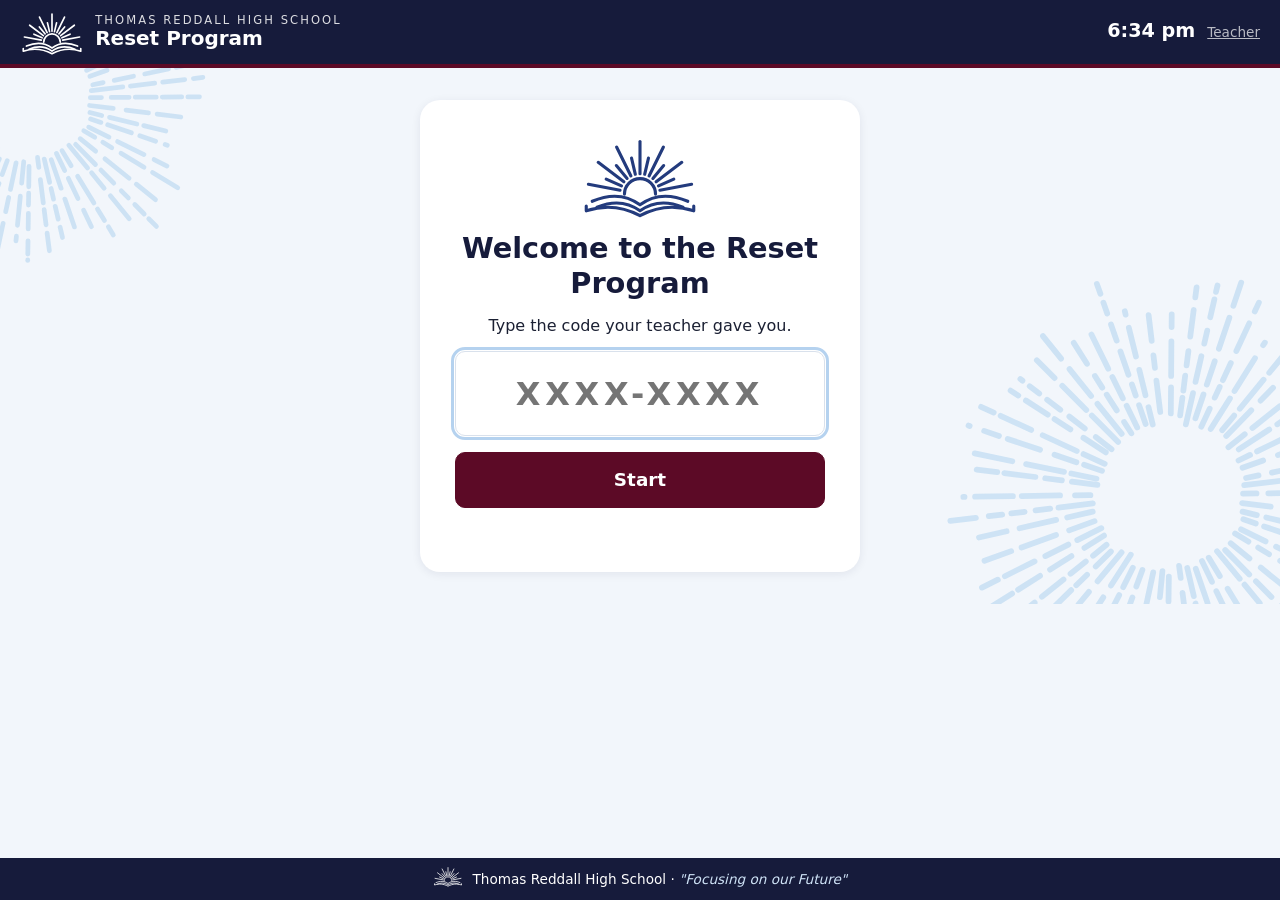
<file: index.html>
<!doctype html>
<html lang="en-AU">
<head>
  <meta charset="utf-8">
  <meta name="viewport" content="width=device-width, initial-scale=1">
  <title>Reset Program | Thomas Reddall High School</title>
  <link rel="stylesheet" href="css/style.css?v=202610291100">
</head>
<body class="student">
  <div class="demo-banner" id="demo-banner" hidden>Demo mode: nothing is saved to the school database. <a href="?demo=0">Turn off</a></div>
  <header class="topbar">
    <div class="brand">
      <span class="brand-burst" id="brand-burst"></span>
      <span class="brand-text"><span class="brand-school">Thomas Reddall High School</span><span class="brand-name">Reset Program</span></span>
    </div>
    <div class="topbar-right">
      <span class="clock" id="clock"></span>
      <button class="word-btn" id="word-help-btn" hidden title="Select a word on the page, or type one">📖 What does it mean?</button>
      <button class="help-btn" id="help" hidden>I need help</button>
      <a class="teacher-link" href="teacher.html">Teacher</a>
    </div>
  </header>
  <div id="app" class="app"></div>
  <footer class="site-footer"><span id="footer-logo"></span><span>Thomas Reddall High School · <em>"Focusing on our Future"</em></span></footer>

  <script src="js/vendor/supabase-2.116.0.js?v=202610291100"></script>
  <script src="js/config.js?v=202610291100"></script>
  <script src="js/content.js?v=202610291100"></script>
  <script src="js/common.js?v=202610291100"></script>
  <script src="js/surveys.js?v=202610291100"></script>
  <script src="js/riot.js?v=202610291100"></script>
  <script src="js/modules/module-1.js?v=202610291100"></script>
  <script src="js/modules/module-2.js?v=202610291100"></script>
  <script src="js/modules/module-3.js?v=202610291100"></script>
  <script src="js/modules/module-4.js?v=202610291100"></script>
  <script src="js/modules/module-5.js?v=202610291100"></script>
  <script src="js/modules/module-6.js?v=202610291100"></script>
  <script src="js/modules/reset-plan.js?v=202610291100"></script>
  <script src="js/modules/my-chain.js?v=202610291100"></script>
  <script src="js/modules/tred-values.js?v=202610291100"></script>
  <script src="js/modules/code-of-conduct-check.js?v=202610291100"></script>
  <script src="js/modules/say-it-better.js?v=202610291100"></script>
  <script src="js/modules/online-conflict.js?v=202610291100"></script>
  <script src="js/modules/restorative-prep.js?v=202610291100"></script>
  <script src="js/modules/growth-mindset.js?v=202610291100"></script>
  <script src="js/modules/goal-builder.js?v=202610291100"></script>
  <script src="js/modules/healthy-habits.js?v=202610291100"></script>
  <script src="js/modules/friendships.js?v=202610291100"></script>
  <script src="js/modules/asking-for-help.js?v=202610291100"></script>
  <script src="js/modules/study-skills.js?v=202610291100"></script>
  <script src="js/modules/attendance.js?v=202610291100"></script>
  <script src="js/modules/understanding-truancy.js?v=202610291100"></script>
  <script src="js/modules/literacy-reading.js?v=202610291100"></script>
  <script src="js/modules/literacy-vocab.js?v=202610291100"></script>
  <script src="js/modules/literacy-spelling.js?v=202610291100"></script>
  <script src="js/modules/literacy-grammar.js?v=202610291100"></script>
  <script src="js/modules/literacy.js?v=202610291100"></script>
  <script src="js/modules/numeracy-dash.js?v=202610291100"></script>
  <script src="js/modules/numeracy-day1.js?v=202610291100"></script>
  <script src="js/modules/numeracy-day2.js?v=202610291100"></script>
  <script src="js/modules/suspension-booklet.js?v=202610291100"></script>
  <script src="js/modules/numeracy-sample.js?v=202610291100"></script>
  <script src="js/api.js?v=202610291100"></script>
  <script src="js/player.js?v=202610291100"></script>
  <script>document.getElementById("brand-burst").innerHTML = RP.logo(64, "#ffffff"); document.getElementById("footer-logo").innerHTML = RP.logo(30, "#ffffff");</script>
  <script src="js/student.js?v=202610291100"></script>
</body>
</html>
</file>
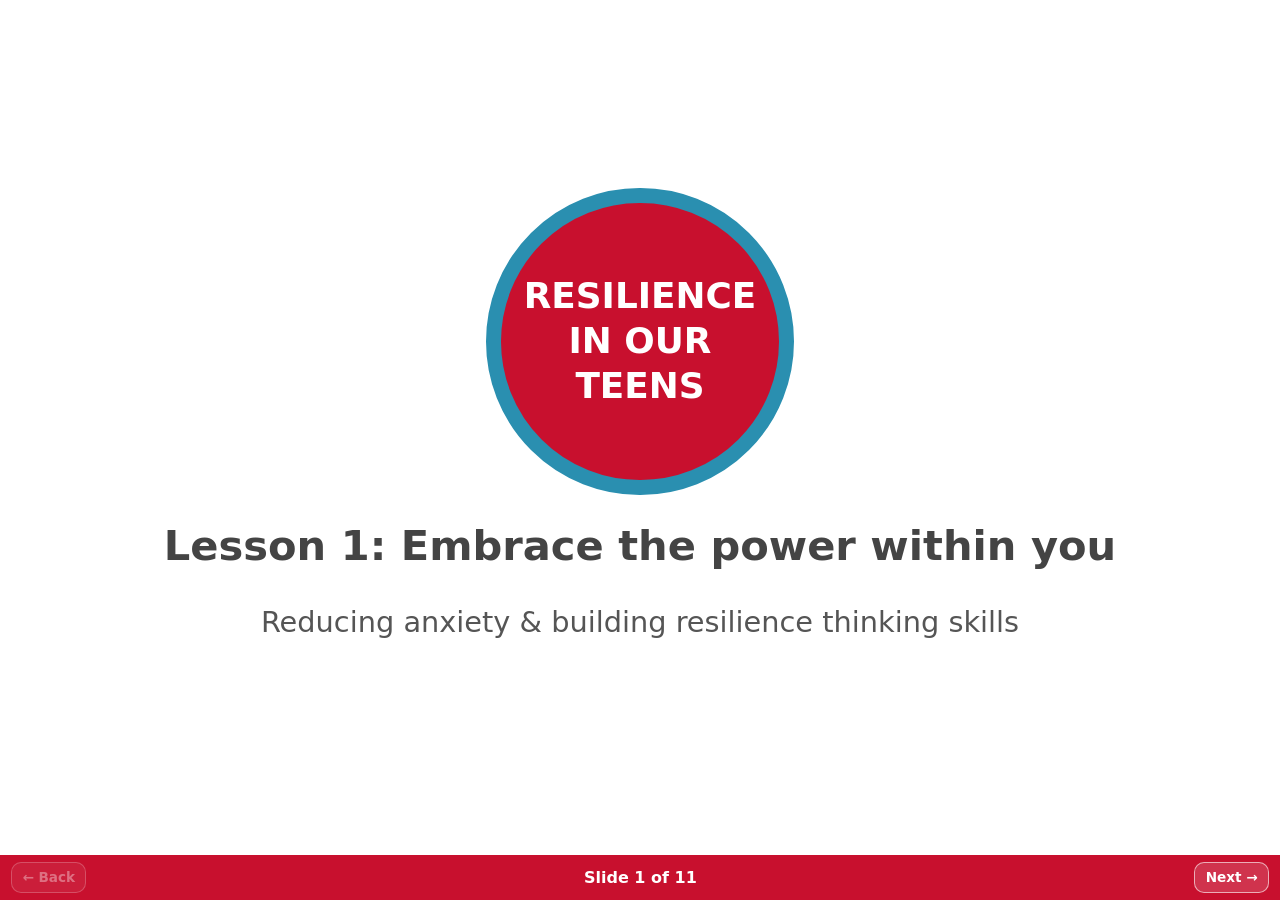
<file: riot-slides.html>
<!doctype html>
<html lang="en-AU">
<head>
  <meta charset="utf-8">
  <meta name="viewport" content="width=device-width, initial-scale=1">
  <title>RIOT slides | Reset Program</title>
  <link rel="stylesheet" href="css/style.css?v=202610291100">
</head>
<body class="riot-slides-page">
  <!-- A RIOT lesson's slides, for a student to read beside their worksheet (opened in a new tab). -->
  <div id="slides"></div>
  <script src="js/config.js?v=202610291100"></script>
  <script src="js/common.js?v=202610291100"></script>
  <script src="js/riot.js?v=202610291100"></script>
  <script>
    (function () {
      const q = new URLSearchParams(location.search);
      const L = RP.riotLesson(q.get("lesson")) || RP.RIOT[0];
      document.title = "RIOT " + L.fullTitle + " slides";
      const viewer = RP.riotSlides(document.getElementById("slides"), L, 0);
      if (q.get("exercise")) viewer.toExercise(Number(q.get("exercise")));
      document.addEventListener("keydown", e => {
        const next = document.querySelector("[data-sl-next]"), prev = document.querySelector("[data-sl-prev]");
        if (e.key === "ArrowRight" && next) next.click();
        if (e.key === "ArrowLeft" && prev) prev.click();
      });
    })();
  </script>
</body>
</html>
</file>
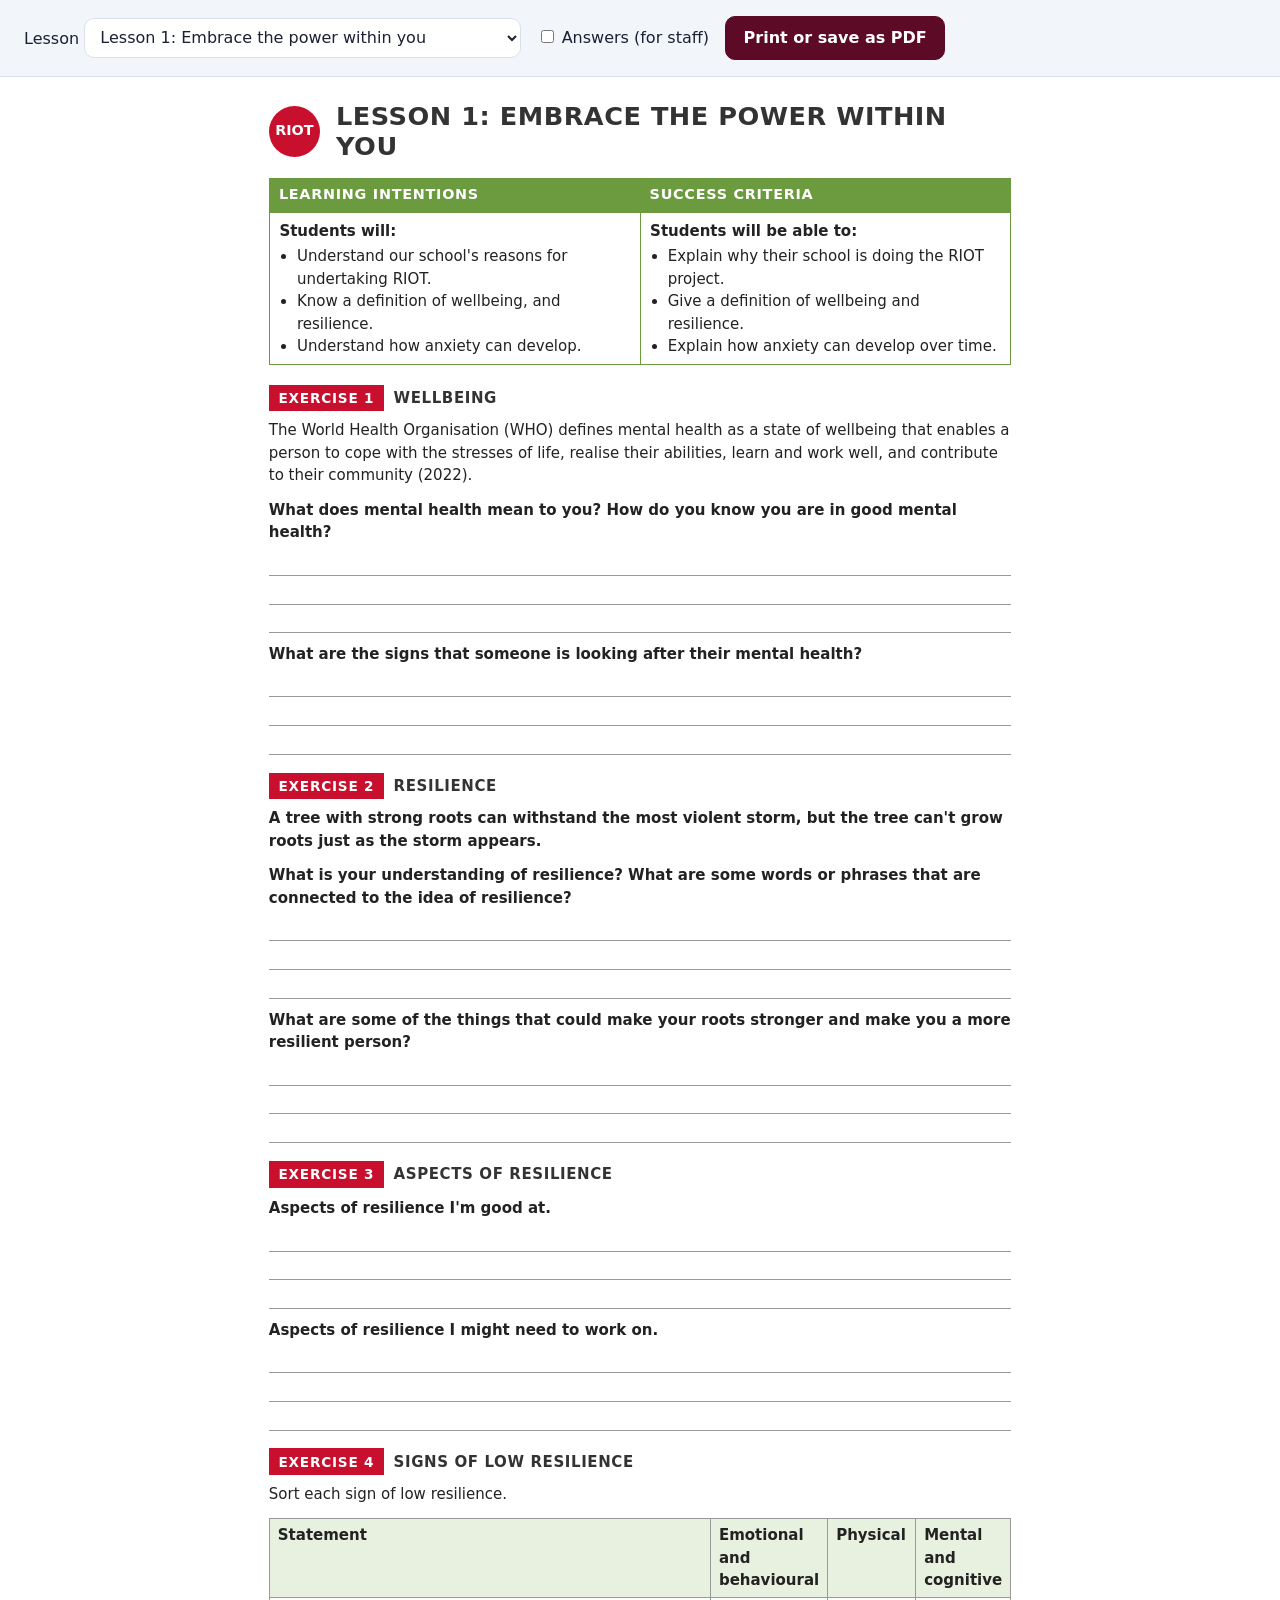
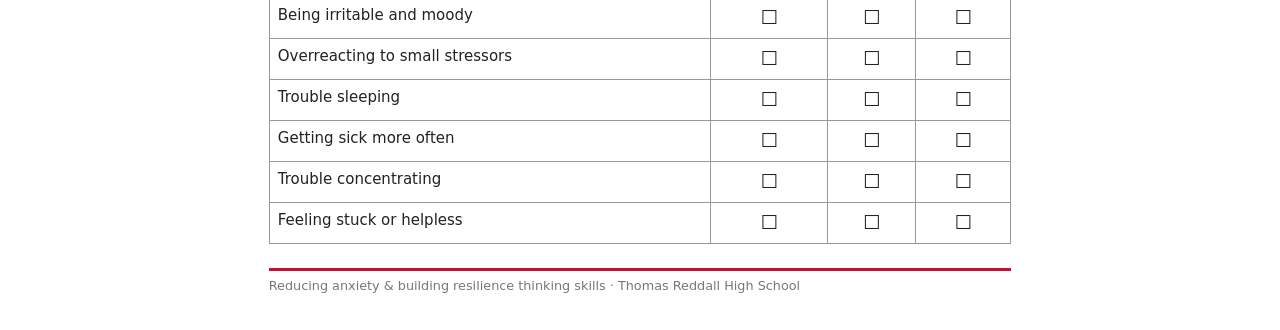
<file: riot-worksheet.html>
<!doctype html>
<html lang="en-AU">
<head>
  <meta charset="utf-8">
  <meta name="viewport" content="width=device-width, initial-scale=1">
  <title>RIOT worksheet | Reset Program</title>
  <link rel="stylesheet" href="css/style.css?v=202610291100">
</head>
<body class="riot-print-page">
  <div class="rs-toolbar no-print">
    <label>Lesson <select id="lesson"></select></label>
    <label><input type="checkbox" id="answers"> Answers (for staff)</label>
    <button class="btn primary" onclick="window.print()">Print or save as PDF</button>
  </div>
  <div id="sheet"></div>
  <script src="js/config.js?v=202610291100"></script>
  <script src="js/common.js?v=202610291100"></script>
  <script src="js/riot.js?v=202610291100"></script>
  <script>
    (function () {
      const sel = document.getElementById("lesson");
      const q = new URLSearchParams(location.search), n = Number(q.get("lesson")) || 1, answers = q.get("answers") === "1";
      const box = document.getElementById("answers");
      box.checked = answers;
      box.onchange = () => { location.search = "?lesson=" + n + (box.checked ? "&answers=1" : ""); };
      sel.innerHTML = RP.RIOT.map(L => '<option value="' + L.n + '"' + (L.n === n ? " selected" : "") + ">" + RP.h(L.fullTitle) + "</option>").join("");
      sel.onchange = () => { location.search = "?lesson=" + sel.value + (answers ? "&answers=1" : ""); };
      const L = RP.riotLesson(n);
      document.title = "RIOT " + L.fullTitle + (answers ? " answers" : " worksheet");
      document.getElementById("sheet").innerHTML = answers
        ? '<div class="riot-sheet"><div class="rs-head"><span class="rs-badge">RIOT</span><h1>LESSON ' + L.n + ": " + RP.h(L.title) + " · ANSWERS</h1></div>" + RP.riotAnswersMarkup(L) + "</div>"
        : RP.riotWorksheetMarkup(L);
    })();
  </script>
</body>
</html>
</file>
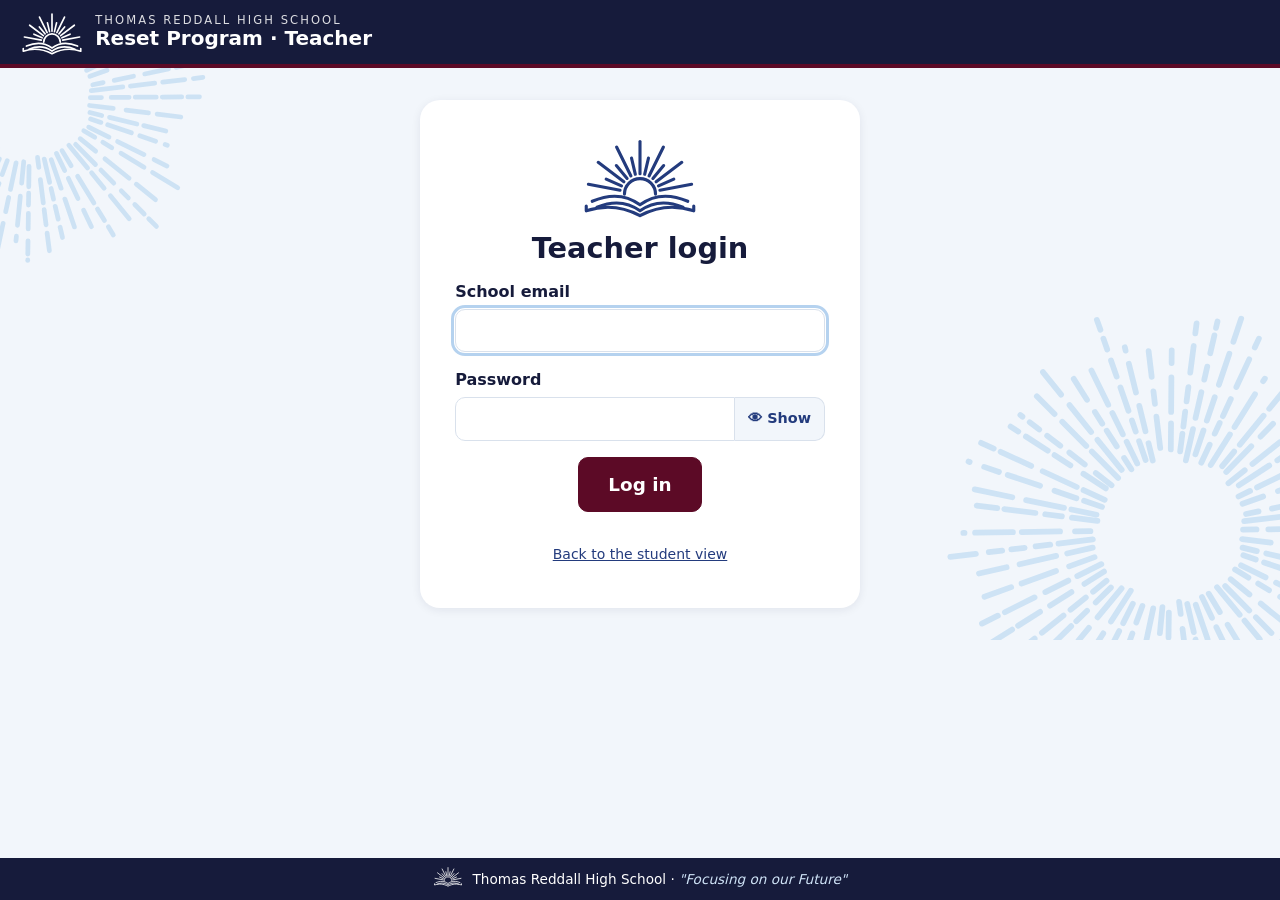
<file: teacher.html>
<!doctype html>
<html lang="en-AU">
<head>
  <meta charset="utf-8">
  <meta name="viewport" content="width=device-width, initial-scale=1">
  <title>Teacher | Reset Program</title>
  <link rel="stylesheet" href="css/style.css?v=202610291100">
</head>
<body class="teacher">
  <div class="demo-banner" id="demo-banner" hidden>Demo mode: nothing is saved to the school database, and any email and password will log in. <a href="?demo=0">Turn off</a></div>
  <header class="topbar">
    <div class="brand">
      <span class="brand-burst" id="brand-burst"></span>
      <span class="brand-text"><span class="brand-school">Thomas Reddall High School</span><span class="brand-name">Reset Program · Teacher</span></span>
    </div>
    <nav class="topbar-right" id="nav"></nav>
  </header>
  <div class="notice" id="notice" hidden><strong>Database update needed.</strong> <span id="notice-text"></span></div>
  <div id="app" class="app"></div>
  <footer class="site-footer"><span id="footer-logo"></span><span>Thomas Reddall High School · <em>"Focusing on our Future"</em></span></footer>

  <script src="js/vendor/supabase-2.116.0.js?v=202610291100"></script>
  <script src="js/config.js?v=202610291100"></script>
  <script src="js/content.js?v=202610291100"></script>
  <script src="js/common.js?v=202610291100"></script>
  <script src="js/surveys.js?v=202610291100"></script>
  <script src="js/riot.js?v=202610291100"></script>
  <script src="js/modules/module-1.js?v=202610291100"></script>
  <script src="js/modules/module-2.js?v=202610291100"></script>
  <script src="js/modules/module-3.js?v=202610291100"></script>
  <script src="js/modules/module-4.js?v=202610291100"></script>
  <script src="js/modules/module-5.js?v=202610291100"></script>
  <script src="js/modules/module-6.js?v=202610291100"></script>
  <script src="js/modules/reset-plan.js?v=202610291100"></script>
  <script src="js/modules/my-chain.js?v=202610291100"></script>
  <script src="js/modules/tred-values.js?v=202610291100"></script>
  <script src="js/modules/code-of-conduct-check.js?v=202610291100"></script>
  <script src="js/modules/say-it-better.js?v=202610291100"></script>
  <script src="js/modules/online-conflict.js?v=202610291100"></script>
  <script src="js/modules/restorative-prep.js?v=202610291100"></script>
  <script src="js/modules/growth-mindset.js?v=202610291100"></script>
  <script src="js/modules/goal-builder.js?v=202610291100"></script>
  <script src="js/modules/healthy-habits.js?v=202610291100"></script>
  <script src="js/modules/friendships.js?v=202610291100"></script>
  <script src="js/modules/asking-for-help.js?v=202610291100"></script>
  <script src="js/modules/study-skills.js?v=202610291100"></script>
  <script src="js/modules/attendance.js?v=202610291100"></script>
  <script src="js/modules/understanding-truancy.js?v=202610291100"></script>
  <script src="js/modules/literacy-reading.js?v=202610291100"></script>
  <script src="js/modules/literacy-vocab.js?v=202610291100"></script>
  <script src="js/modules/literacy-spelling.js?v=202610291100"></script>
  <script src="js/modules/literacy-grammar.js?v=202610291100"></script>
  <script src="js/modules/literacy.js?v=202610291100"></script>
  <script src="js/modules/numeracy-dash.js?v=202610291100"></script>
  <script src="js/modules/numeracy-day1.js?v=202610291100"></script>
  <script src="js/modules/numeracy-day2.js?v=202610291100"></script>
  <script src="js/modules/suspension-booklet.js?v=202610291100"></script>
  <script src="js/modules/numeracy-sample.js?v=202610291100"></script>
  <script src="js/api.js?v=202610291100"></script>
  <script src="js/player.js?v=202610291100"></script>
  <script>document.getElementById("brand-burst").innerHTML = RP.logo(64, "#ffffff"); document.getElementById("footer-logo").innerHTML = RP.logo(30, "#ffffff");</script>
  <script src="js/teacher.js?v=202610291100"></script>
</body>
</html>
</file>
<file: css/style.css>
:root {
  /* School colours, from the Thomas Reddall colour hierarchy. They are colours only: the
     circles image is a palette guide, not a logo, and is never shown on the site. */
  --maroon: #5c0a26;        /* primary */
  --maroon-dark: #42061b;
  --maroon-soft: #f8ebef;
  --blue: #3d96da;          /* primary: light blue, for fills and accents */
  --blue-soft: #e7f1fb;
  --navy: #161b3b;          /* primary: dark navy */
  --royal: #233b7d;         /* secondary: royal blue, for links and text on white */
  --grey-dark: #3c3c3c;
  --green: #1d8a4c;
  --green-soft: #e5f5ec;
  --red: #c62828;
  --amber: #f39c12;
  --ink: #1b2033;
  --muted: #5d6472;
  --line: #d9e1ec;
  --bg: #f2f6fb;
  --card: #ffffff;
  --radius: 14px;
  --shadow: 0 2px 10px rgba(22, 27, 59, .08);
}

* { box-sizing: border-box; }
html { height: 100%; }
body { margin: 0; min-height: 100%; }
body.has-plan { height: 100%; }
body {
  font: 16px/1.5 "Segoe UI", system-ui, -apple-system, Roboto, Arial, sans-serif;
  color: var(--ink);
  background: var(--bg);
  display: flex; flex-direction: column;
}
h1, h2, h3 { line-height: 1.2; margin: 0 0 .5em; color: var(--navy); }
h1 { font-size: 1.8rem; }
h2 { font-size: 1.35rem; }
p { margin: 0 0 .8em; }
a { color: var(--royal); }
[hidden] { display: none !important; }
.muted { color: var(--muted); }
.small { font-size: .875rem; }
.error { color: var(--red); min-height: 1.5em; margin: .5em 0 0; }
.warn { color: #9a5b00; font-weight: 600; }
.ok-text { color: var(--green); font-weight: 600; }
.tag { display: inline-block; font-size: .72rem; font-weight: 700; text-transform: uppercase; letter-spacing: .04em; background: var(--blue-soft); color: var(--blue); border-radius: 999px; padding: .1em .6em; vertical-align: middle; }
.tag.core { background: var(--maroon-soft); color: var(--maroon); }

/* ---------- buttons and fields ---------- */
.btn {
  font: inherit; font-weight: 600; cursor: pointer;
  border: 1.5px solid var(--line); background: #fff; color: var(--navy);
  border-radius: 10px; padding: .55em 1.1em;
}
.btn:hover { border-color: var(--blue); }
.btn:disabled { opacity: .5; cursor: default; }
.btn.primary { background: var(--maroon); border-color: var(--maroon); color: #fff; }
.btn.primary:hover { background: var(--maroon-dark); }
.btn.ghost { background: transparent; }
.btn.big { font-size: 1.15rem; padding: .7em 1.6em; }
.btn.small { font-size: .85rem; padding: .3em .75em; }
.btn.danger { color: var(--red); }
.btn.ok { background: var(--green-soft); border-color: var(--green); color: var(--green); }
.link-btn { font: inherit; background: none; border: 0; color: var(--royal); cursor: pointer; padding: 0; text-decoration: underline; }
.actions { display: flex; flex-wrap: wrap; gap: .75rem; align-items: center; margin-top: 1.2rem; }
.field { display: flex; flex-direction: column; gap: .3rem; font-weight: 600; color: var(--navy); margin-bottom: 1rem; }
.field.inline { flex-direction: row; align-items: center; gap: .5rem; margin: 0; font-weight: 500; }
.field.small { font-size: .85rem; }
input, select { font: inherit; padding: .55em .7em; border: 1.5px solid var(--line); border-radius: 10px; background: #fff; color: var(--ink); }
select.small { font-size: .85rem; padding: .25em .4em; }
input:focus, select:focus, button:focus-visible { outline: 3px solid rgba(44, 127, 208, .35); outline-offset: 1px; }

/* ---------- top bar ---------- */
.demo-banner { background: #fff3cd; color: #6b4e00; text-align: center; padding: .35rem 1rem; font-size: .9rem; }
.topbar {
  display: flex; align-items: center; justify-content: space-between; gap: 1rem; flex-wrap: wrap;
  background: linear-gradient(100deg, var(--maroon-dark), var(--maroon) 55%, #7a1236 80%, var(--navy) 80.3%, var(--navy));
  color: #fff; padding: .55rem 1.25rem; min-height: 64px;
}
body.help-on .topbar { background: var(--amber); }
.brand { display: flex; align-items: center; gap: .7rem; }
.brand-burst { display: flex; }
.brand-text { display: flex; flex-direction: column; line-height: 1.15; }
.brand-school { font-size: .72rem; letter-spacing: .18em; text-transform: uppercase; opacity: .85; }
.brand-name { font-size: 1.25rem; font-weight: 700; }
.topbar-right { display: flex; align-items: center; gap: .75rem; flex-wrap: wrap; }
.clock { font-size: 1.2rem; font-weight: 600; font-variant-numeric: tabular-nums; }
.help-btn { font: inherit; font-weight: 700; cursor: pointer; border: 2px solid #fff; background: #fff; color: var(--maroon); border-radius: 999px; padding: .45em 1.2em; }
.help-btn.on { background: var(--navy); color: #fff; border-color: var(--navy); }
.teacher-link { color: #fff; opacity: .7; font-size: .85rem; }
.nav-btn { font: inherit; background: transparent; color: #fff; border: 1.5px solid rgba(255,255,255,.35); border-radius: 10px; padding: .35em .9em; cursor: pointer; }
.nav-btn.active { background: #fff; color: var(--maroon); }
.nav-btn.lock { border-color: transparent; opacity: .85; }
.laptop-note { font-size: .85rem; opacity: .9; }
.laptop-note .link-btn { color: #fff; }

.app { flex: 1 0 auto; }
body.has-plan .app { flex: 1 1 0; min-height: 0; }

/* ---------- code entry / login ---------- */
.entry { display: grid; place-items: center; padding: 2rem 1rem; min-height: 100%; }
.entry-card { background: var(--card); border-radius: 20px; box-shadow: var(--shadow); padding: 2rem 2.2rem; width: min(440px, 100%); text-align: center; }
.entry-card .field { text-align: left; }
.entry-card form { display: flex; flex-direction: column; gap: 1rem; align-items: stretch; }
.code-input { font-size: 2rem; text-align: center; letter-spacing: .15em; font-weight: 700; text-transform: uppercase; font-variant-numeric: tabular-nums; }
.code-input.small { font-size: 1.2rem; }

/* ---------- student layout ---------- */
body.has-plan .app { display: grid; grid-template-columns: minmax(280px, 340px) 1fr; }
.day-pane { background: #fff; border-right: 1px solid var(--line); padding: 1rem; overflow-y: auto; }
.day-head { display: flex; align-items: baseline; justify-content: space-between; margin: .2rem .3rem .8rem; }
.day-num { font-size: 1.5rem; font-weight: 800; color: var(--maroon); }
.day-list { list-style: none; margin: 0; padding: 0; display: flex; flex-direction: column; gap: .35rem; }
.slot {
  width: 100%; display: flex; align-items: center; gap: .6rem; text-align: left;
  font: inherit; color: inherit; cursor: pointer;
  background: var(--bg); border: 2px solid transparent; border-left: 6px solid var(--blue);
  border-radius: 10px; padding: .45rem .6rem;
}
.slot.k-group, .slot.k-intro, .slot.k-debrief { border-left-color: var(--maroon); }
.slot.k-one_to_one { border-left-color: var(--navy); }
.slot.k-free { border-left-color: var(--green); }
.slot.selected { border-color: var(--blue); background: var(--blue-soft); }
.slot.now { box-shadow: 0 0 0 2px var(--amber) inset; }
.slot.is-done .slot-title { color: var(--muted); }
.slot .time { font-variant-numeric: tabular-nums; font-weight: 600; color: var(--muted); min-width: 3.1em; font-size: .9rem; }
.slot-text { flex: 1; display: flex; flex-direction: column; min-width: 0; }
.slot-title { font-weight: 600; }
.slot-kind { font-size: .78rem; color: var(--muted); }
.now-tag { background: var(--amber); color: #fff; font-size: .7rem; font-weight: 800; text-transform: uppercase; border-radius: 999px; padding: .05em .55em; }
.tick { width: 1.6rem; height: 1.6rem; border-radius: 50%; border: 2px solid var(--line); display: inline-grid; place-items: center; flex: none; font-weight: 800; }
.tick.done { background: var(--green); border-color: var(--green); color: #fff; }
.tick.part { border-color: var(--blue); background: linear-gradient(90deg, var(--blue) 50%, transparent 50%); }
.brk { display: flex; align-items: center; gap: .6rem; padding: .25rem .6rem; color: var(--muted); font-size: .9rem; }
.brk .time { min-width: 3.1em; font-weight: 600; }
.brk.now { color: var(--ink); font-weight: 600; }
.oneone { margin-top: 1rem; }
.offline { margin-top: 1rem; background: #fff3cd; color: #6b4e00; border-radius: 10px; padding: .6rem .8rem; font-size: .9rem; }

.main-pane { overflow-y: auto; padding: 1.5rem clamp(1rem, 3vw, 2.5rem) 3rem; }
.session { max-width: 900px; }
.session-head { border-left: 8px solid var(--blue); padding-left: 1rem; margin-bottom: 1.2rem; }
.session-head.k-group, .session-head.k-intro, .session-head.k-debrief { border-left-color: var(--maroon); }
.session-head.k-one_to_one { border-left-color: var(--navy); }
.session-head h1 { margin: .15em 0; font-size: 2.1rem; }
.kind-chip { font-size: .8rem; font-weight: 700; text-transform: uppercase; letter-spacing: .06em; color: var(--muted); }
.when { color: var(--muted); font-weight: 600; }
.card { background: var(--card); border-radius: var(--radius); box-shadow: var(--shadow); padding: 1.2rem 1.4rem; margin-bottom: 1rem; }
.card ul { margin: 0 0 .8em; padding-left: 1.3em; }
.card > :last-child { margin-bottom: 0; }
.story { font-size: 1.1rem; }
.laptop-away { background: var(--maroon-soft); border: 2px solid rgba(139, 18, 48, .15); }
.big-note { font-size: 1.25rem; text-align: center; padding: 2.5rem 2rem; }
.laptop-icon { font-size: 3rem; margin-bottom: .5rem; }
.done-note { color: var(--green); font-weight: 700; font-size: 1.1rem; }
.done-note.big { font-size: 1.5rem; margin: 0; }
.module-card { display: flex; gap: 1.2rem; align-items: flex-start; flex-wrap: wrap; font-size: 1.1rem; }
.module-card > div:nth-child(2) { flex: 1; min-width: 220px; }
.module-card .actions { flex-basis: 100%; }
.module-icon { font-size: 3rem; line-height: 1; }

/* ---------- elective player ---------- */
.player-head { display: flex; justify-content: space-between; align-items: center; gap: 1rem; margin-bottom: 1rem; flex-wrap: wrap; }
.player-head > div { flex: 1; min-width: 200px; }
.player-title { font-size: 1.3rem; font-weight: 700; color: var(--navy); }
.progress { height: 10px; background: var(--line); border-radius: 999px; overflow: hidden; margin-top: .4rem; max-width: 420px; }
.progress > div { height: 100%; background: var(--green); transition: width .3s; }
.player-body { background: var(--card); border-radius: var(--radius); box-shadow: var(--shadow); padding: 1.6rem 1.8rem; max-width: 900px; }
.q-count { color: var(--muted); font-weight: 600; margin-bottom: .3rem; }
.q { font-size: 1.6rem; color: var(--ink); }
.q p { margin: 0; }
.reading { font-size: 1.15rem; line-height: 1.65; max-width: 70ch; }
.look-back { max-width: 900px; background: #fffdf5; border: 1px solid #f0e2b6; }
.choices, .scale { display: grid; gap: .6rem; margin-top: 1rem; }
.scale { grid-template-columns: repeat(auto-fit, minmax(130px, 1fr)); }
.choice {
  font: inherit; font-size: 1.1rem; text-align: left; cursor: pointer;
  background: var(--bg); border: 2px solid var(--line); border-radius: 12px; padding: .8rem 1rem; color: var(--ink);
}
.scale .choice { text-align: center; }
.choice:hover:not(:disabled) { border-color: var(--blue); }
.choice.right { background: var(--green-soft); border-color: var(--green); }
.choice.wrong { background: #fdecec; border-color: var(--red); text-decoration: line-through; }
.choice.picked { background: var(--blue-soft); border-color: var(--blue); }
.choice:disabled { cursor: default; }
.answer-row { display: flex; align-items: center; gap: .6rem; margin-top: 1rem; flex-wrap: wrap; }
.answer { font-size: 1.5rem; width: 10em; max-width: 100%; }
.answer.right { border-color: var(--green); background: var(--green-soft); }
.answer.wrong, input.wrong { border-color: var(--red); animation: shake .3s; }
.affix { font-size: 1.4rem; font-weight: 600; }
.feedback { margin-top: 1rem; min-height: 1.6em; font-size: 1.1rem; font-weight: 600; }
.feedback.good { color: var(--green); }
.feedback.bad { color: var(--red); }
.level-grid { display: grid; grid-template-columns: repeat(auto-fit, minmax(200px, 1fr)); gap: .8rem; margin-top: 1rem; }
.level-card { font: inherit; text-align: left; cursor: pointer; background: var(--bg); border: 2px solid var(--line); border-radius: 14px; padding: 1rem; display: flex; flex-direction: column; gap: .3rem; color: var(--ink); }
.level-card:hover { border-color: var(--blue); }
.level-card.suggested { border-color: var(--green); background: var(--green-soft); }
.level-name { font-size: 1.25rem; font-weight: 700; color: var(--navy); }
.level-about { color: var(--muted); }
@keyframes shake { 25% { transform: translateX(-4px); } 75% { transform: translateX(4px); } }

/* ---------- certificate ---------- */
.cert-wrap { display: grid; gap: 1.5rem; max-width: 900px; }
.cert-controls { background: var(--card); border-radius: var(--radius); box-shadow: var(--shadow); padding: 1.4rem 1.6rem; }
.cert-controls input { font-size: 1.3rem; }
.certificate {
  background: #fff; aspect-ratio: 1.414; width: 100%;
  border: 14px solid var(--maroon); outline: 3px solid var(--blue); outline-offset: -26px;
  padding: 2.5rem 3rem; text-align: center; display: flex; flex-direction: column; align-items: center; justify-content: center; gap: .45rem;
}
.cert-burst { margin-bottom: -.3rem; }
.cert-school { letter-spacing: .25em; text-transform: uppercase; font-size: .85rem; color: var(--maroon); font-weight: 700; }
.cert-heading { font-size: 2.3rem; font-weight: 800; color: var(--navy); }
.cert-small { color: var(--muted); }
.cert-name { font-size: 2.2rem; font-weight: 700; color: var(--maroon); border-bottom: 2px solid var(--line); min-width: 60%; padding: 0 1rem .2rem; }
.cert-module { font-size: 1.6rem; font-weight: 700; color: var(--navy); }
.cert-score { font-size: 1.1rem; }
.cert-foot { display: flex; justify-content: space-between; width: 80%; margin-top: 1rem; color: var(--muted); font-weight: 600; }

/* ---------- teacher pages ---------- */
.page { padding: 1.5rem clamp(1rem, 3vw, 2.5rem) 3rem; max-width: 1400px; margin: 0 auto; }
.page.narrow { max-width: 720px; }
.page.wide { max-width: 1600px; }
.page-head { display: flex; justify-content: space-between; align-items: flex-end; gap: 1rem; flex-wrap: wrap; margin-bottom: 1rem; }
.page-head h1 { margin: 0; }
.page-actions { display: flex; gap: .6rem; flex-wrap: wrap; align-items: center; }
.empty { text-align: center; padding: 2.5rem; }
.board { display: grid; grid-template-columns: repeat(auto-fill, minmax(340px, 1fr)); gap: 1rem; }
.stu-card { background: var(--card); border-radius: var(--radius); box-shadow: var(--shadow); padding: 1rem 1.1rem; display: flex; flex-direction: column; gap: .6rem; border-top: 6px solid var(--blue); }
.stu-card.needs-help { border-top-color: var(--amber); box-shadow: 0 0 0 3px var(--amber); }
.help-banner { background: var(--amber); color: #fff; font-weight: 800; border-radius: 8px; padding: .4rem .7rem; display: flex; justify-content: space-between; align-items: center; animation: pulse 1.5s infinite; }
@keyframes pulse { 50% { opacity: .75; } }
.stu-card header { display: flex; justify-content: space-between; align-items: baseline; gap: .5rem; }
.stu-card .code { font-size: 1.5rem; font-weight: 800; letter-spacing: .08em; color: var(--navy); font-variant-numeric: tabular-nums; }
.stu-card footer { display: flex; flex-wrap: wrap; gap: .4rem; margin-top: .3rem; }
.mini-day { display: grid; grid-template-columns: repeat(10, 1fr); gap: 4px; }
.mini { height: 26px; border-radius: 6px; background: var(--blue-soft); border: 2px solid transparent; display: grid; place-items: center; font-size: .8rem; font-weight: 800; color: var(--blue); }
.mini.k-group, .mini.k-intro, .mini.k-debrief { background: var(--maroon-soft); color: var(--maroon); }
.mini.st-done { background: var(--green); color: #fff; }
.mini.st-in_progress { border-color: var(--blue); }
.mini.now { outline: 3px solid var(--amber); outline-offset: 1px; }
.now-line, .row { display: flex; flex-wrap: wrap; gap: .4rem; align-items: center; font-size: .95rem; }
.row.results, .row.core { font-size: .88rem; }
.form { display: block; }
.form.inline { display: flex; gap: .8rem; align-items: flex-end; }
.form.inline .field { margin: 0; }
.created { text-align: center; padding: 2rem; }
.big-code { font-size: 3rem; font-weight: 800; letter-spacing: .12em; color: var(--maroon); margin: .3rem 0 1rem; font-variant-numeric: tabular-nums; }
.history { border-top: 1px solid var(--line); padding-top: .8rem; margin-top: .8rem; }
.history h3 { font-size: 1.05rem; }
.history p { margin: .2rem 0; }
.error-card { border-left: 6px solid var(--red); }

/* plan editor */
.plan-layout { display: grid; grid-template-columns: 250px 1fr; gap: 1.2rem; align-items: start; }
.palette { background: var(--card); border-radius: var(--radius); box-shadow: var(--shadow); padding: 1rem; position: sticky; top: 1rem; display: flex; flex-direction: column; gap: .4rem; max-height: calc(100vh - 2rem); overflow-y: auto; }
.palette .chip { flex: none; }
.palette h3 { font-size: .95rem; margin: .6rem 0 .1rem; }
.palette h3:first-child { margin-top: 0; }
.chip { font: inherit; font-size: .92rem; text-align: left; cursor: grab; border-radius: 10px; padding: .45em .75em; border: 2px solid var(--line); background: var(--blue-soft); color: var(--navy); font-weight: 600; }
.chip.t-group { background: var(--maroon-soft); color: var(--maroon); }
.chip.t-free { background: var(--green-soft); color: var(--green); }
.chip.t-clear { background: #fff; color: var(--muted); }
.chip.picked { border-color: var(--amber); box-shadow: 0 0 0 2px var(--amber); }
.plan-days { display: grid; grid-template-columns: repeat(auto-fit, minmax(420px, 1fr)); gap: 1.2rem; }
.plan-day { background: var(--card); border-radius: var(--radius); box-shadow: var(--shadow); padding: 1rem; }
.plan-day.today { box-shadow: 0 0 0 3px var(--blue), var(--shadow); }
.plan-day-head { display: flex; justify-content: space-between; align-items: center; flex-wrap: wrap; gap: .5rem; margin-bottom: .6rem; }
.plan-day-head h2 { margin: 0; }
.plan-list { list-style: none; margin: 0; padding: 0; display: flex; flex-direction: column; gap: .3rem; }
.plan-slot { display: flex; align-items: center; gap: .6rem; padding: .45rem .6rem; border-radius: 10px; background: var(--bg); border: 2px dashed transparent; border-left: 6px solid var(--blue); list-style: none; }
.plan-slot.k-group, .plan-slot.k-intro, .plan-slot.k-debrief { border-left-color: var(--maroon); }
.plan-slot.k-one_to_one { border-left-color: var(--navy); margin-top: .6rem; }
.plan-slot.k-free { border-left-color: var(--green); }
.plan-slot.droppable { border-top-color: var(--line); border-right-color: var(--line); border-bottom-color: var(--line); }
.plan-slot.pickable { cursor: pointer; background: #fffaf0; }
.plan-slot.over { background: #fff3d6; border-color: var(--amber); }
.plan-slot.now { box-shadow: 0 0 0 2px var(--amber) inset; }
.plan-slot .time { min-width: 4.2em; font-weight: 600; color: var(--muted); font-variant-numeric: tabular-nums; font-size: .9rem; }
.slot-controls { display: flex; gap: .3rem; flex-wrap: wrap; justify-content: flex-end; }
.plan-brk { padding: .15rem .6rem; color: var(--muted); font-size: .85rem; display: flex; gap: .6rem; }
.plan-brk .time { min-width: 4.2em; }

/* ---------- small screens ---------- */
@media (max-width: 800px) {
  body.has-plan .app { grid-template-columns: 1fr; }
  .day-pane { border-right: 0; border-bottom: 1px solid var(--line); max-height: 45vh; }
  .plan-layout { grid-template-columns: 1fr; }
  .palette { position: static; }
  .plan-days { grid-template-columns: 1fr; }
  .board { grid-template-columns: 1fr; }
  .certificate { padding: 1.2rem; border-width: 8px; outline-offset: -16px; }
  .cert-heading { font-size: 1.5rem; }
  .cert-name { font-size: 1.5rem; }
}

/* ---------- printing: only the certificate ---------- */
@media print {
  @page { size: A4 landscape; margin: 10mm; }
  body { background: #fff; display: block; }
  .topbar, .demo-banner, .day-pane, .no-print { display: none !important; }
  body.has-plan .app { display: block; }
  .main-pane { padding: 0; overflow: visible; }
  .cert-wrap { display: block; max-width: none; }
  .certificate { width: 100%; height: 185mm; aspect-ratio: auto; -webkit-print-color-adjust: exact; print-color-adjust: exact; }
}

/* ---------- module activities ---------- */
.select-grid { display: grid; grid-template-columns: repeat(auto-fit, minmax(220px, 1fr)); gap: .6rem; margin-top: 1rem; }
.field.other { margin-top: 1rem; max-width: 480px; }
.field.write { margin-top: 1rem; }
.field.write span { font-size: 1.1rem; }
.field.write strong { color: var(--maroon); }
textarea { font: inherit; font-size: 1.05rem; padding: .6em .7em; border: 1.5px solid var(--line); border-radius: 10px; resize: vertical; width: 100%; color: var(--ink); }
textarea:focus { outline: 3px solid rgba(44, 127, 208, .35); outline-offset: 1px; }
.sort-pool { display: flex; flex-wrap: wrap; gap: .5rem; min-height: 3rem; padding: .6rem; border: 2px dashed var(--line); border-radius: 12px; margin: .6rem 0 1rem; align-items: center; }
.sort-buckets { display: grid; grid-template-columns: repeat(auto-fit, minmax(200px, 1fr)); gap: .8rem; }
.bucket { background: var(--bg); border: 2px solid var(--line); border-radius: 12px; padding: .6rem; min-height: 8rem; cursor: default; }
.bucket.ready { border-color: var(--blue); background: var(--blue-soft); cursor: pointer; }
.bucket-title { font-weight: 700; color: var(--navy); margin-bottom: .5rem; }
.bucket-cards { display: flex; flex-direction: column; gap: .4rem; align-items: flex-start; }
.sort-card { font: inherit; text-align: left; cursor: pointer; background: #fff; border: 2px solid var(--line); border-radius: 10px; padding: .5rem .8rem; color: var(--ink); box-shadow: 0 1px 3px rgba(0,0,0,.06); }
.sort-card.chosen { border-color: var(--amber); box-shadow: 0 0 0 2px var(--amber); }
.sort-card.right { border-color: var(--green); background: var(--green-soft); }
.sort-card.wrong { border-color: var(--red); background: #fdecec; }
.sort-card:disabled { cursor: default; }
.order-list { list-style: none; padding: 0; margin: 1rem 0 0; display: flex; flex-direction: column; gap: .5rem; }
.order-card { display: flex; align-items: center; gap: .7rem; background: var(--bg); border: 2px solid var(--line); border-radius: 12px; padding: .5rem .7rem; }
.order-card.right { border-color: var(--green); background: var(--green-soft); }
.order-card.wrong { border-color: var(--red); background: #fdecec; }
.order-num { font-weight: 800; color: var(--navy); width: 1.6rem; text-align: center; }
.order-text { flex: 1; font-size: 1.05rem; }
.order-moves { display: flex; gap: .3rem; }

/* worksheet printed with the certificate */
.worksheet { background: #fff; border-radius: var(--radius); box-shadow: var(--shadow); padding: 1.5rem 1.8rem; }
.ws-head { display: flex; justify-content: space-between; align-items: flex-start; gap: 1rem; border-bottom: 3px solid var(--maroon); padding-bottom: .6rem; margin-bottom: .8rem; }
.ws-head h2 { margin: .2rem 0 0; }
.ws-meta { text-align: right; color: var(--muted); }
.ws-meta strong { color: var(--ink); display: inline-block; min-width: 10em; border-bottom: 1px solid var(--line); }
.ws-section { margin-top: .9rem; break-inside: avoid; }
.ws-section h3 { font-size: 1.05rem; color: var(--maroon); margin-bottom: .3rem; }
.ws-row { margin: .35rem 0 .6rem; }
.ws-label { font-weight: 600; }
.ws-answer { white-space: pre-wrap; border-left: 3px solid var(--line); padding-left: .6rem; min-height: 1.4em; }

@media print {
  .worksheet { box-shadow: none; padding: 0; break-before: page; }
  .bucket, .sort-pool { display: none; }
}

/* ---------- all students and records ---------- */
.filters { display: flex; flex-wrap: wrap; gap: 1rem; align-items: flex-end; }
.filters .field { margin: 0; }
.filters .code-input.small { width: 9em; font-size: 1rem; letter-spacing: .08em; text-align: left; }
.table-wrap { overflow-x: auto; background: var(--card); border-radius: var(--radius); box-shadow: var(--shadow); }
.records { width: 100%; border-collapse: collapse; font-size: .95rem; }
.records th { text-align: left; font-size: .8rem; text-transform: uppercase; letter-spacing: .04em; color: var(--muted); padding: .7rem .8rem; border-bottom: 2px solid var(--line); white-space: nowrap; }
.records td { padding: .6rem .8rem; border-bottom: 1px solid var(--line); vertical-align: middle; }
.records tbody tr { cursor: pointer; }
.records tbody tr:hover, .records tbody tr:focus { background: var(--blue-soft); outline: none; }
.code-cell { font-weight: 800; letter-spacing: .06em; color: var(--navy); white-space: nowrap; font-variant-numeric: tabular-nums; }
.pills { display: inline-flex; gap: 3px; }
.pill { width: 1.5rem; height: 1.5rem; border-radius: 6px; display: inline-grid; place-items: center; font-size: .75rem; font-weight: 800; background: var(--bg); color: var(--muted); border: 1px solid var(--line); }
.pill.on { background: var(--green); color: #fff; border-color: var(--green); }
.tag.done-tag { background: var(--green-soft); color: var(--green); }
.program-head { display: flex; justify-content: space-between; align-items: center; gap: .8rem; flex-wrap: wrap; }
.program-head h2 { margin: 0; font-size: 1.2rem; }
.program-summary { display: flex; flex-wrap: wrap; gap: .5rem 1.4rem; margin: .9rem 0; align-items: center; }
.program-summary > span { display: inline-flex; gap: .4rem; align-items: center; }
.program details > summary { cursor: pointer; font-weight: 600; color: var(--blue); margin-top: .4rem; }
.record-days { display: grid; grid-template-columns: repeat(auto-fit, minmax(320px, 1fr)); gap: 1rem; margin-top: .6rem; }
.record-day h3 { font-size: 1rem; margin-bottom: .3rem; }
.record-list { list-style: none; margin: 0; padding: 0; font-size: .9rem; }
.record-list li { display: flex; gap: .6rem; padding: .25rem 0; border-bottom: 1px solid var(--line); }
.record-list .time { min-width: 3.2em; color: var(--muted); font-variant-numeric: tabular-nums; }
.record-list .r-title { flex: 1; }
.record-list .r-status { color: var(--muted); text-align: right; }
.record-list li.is-done .r-status { color: var(--green); font-weight: 600; }
.answers { border-top: 1px solid var(--line); margin-top: .6rem; padding-top: .6rem; }
.answers h3 { font-size: 1rem; margin-bottom: .2rem; }
.answer-block { background: var(--bg); border-radius: 10px; padding: .5rem .8rem; margin: .4rem 0; }
.answer-block[open] { background: #fff; border: 1px solid var(--line); }
.answer-block > summary { margin: 0; }

/* teacher print views */
.print-page .cert-picks { display: flex; flex-direction: column; gap: .4rem; margin: .5rem 0; }
.print-area { display: flex; flex-direction: column; gap: 1.5rem; margin-top: 1rem; }
.print-cert { display: flex; flex-direction: column; gap: 1rem; }
.record-sheet { background: #fff; border-radius: var(--radius); box-shadow: var(--shadow); padding: 1.5rem 1.8rem; }
.sheet-summary { display: flex; flex-direction: column; gap: .3rem; margin: .8rem 0 1rem; }
.sheet-days { display: grid; grid-template-columns: 1fr 1fr; gap: 1rem; }
.sheet-table { width: 100%; border-collapse: collapse; font-size: .85rem; }
.sheet-table th { text-align: left; background: var(--maroon-soft); color: var(--maroon); padding: .35rem .5rem; }
.sheet-table td { border-bottom: 1px solid var(--line); padding: .3rem .5rem; vertical-align: top; }
.sheet-sign { display: flex; justify-content: space-between; flex-wrap: wrap; gap: 1rem; margin-top: 2rem; color: var(--muted); }

@media (max-width: 800px) {
  .sheet-days { grid-template-columns: 1fr; }
}

@media print {
  body.teacher .page { padding: 0; max-width: none; }
  .print-area { display: block; margin: 0; }
  .print-cert { display: block; break-after: page; }
  .print-cert:last-child { break-after: auto; }
  .record-sheet { box-shadow: none; padding: 0; page: portrait; }
  @page portrait { size: A4 portrait; margin: 12mm; }
}

/* ---------- logo and branding ---------- */
.brand-burst .logo { display: block; }
.entry-logo { color: var(--royal); display: inline-block; margin-bottom: .4rem; }
.cert-burst { color: var(--royal); }
.cert-motto { font-style: italic; color: var(--maroon); font-weight: 600; margin-top: .3rem; }

/* ---------- login ---------- */
.pw-wrap { display: flex; align-items: stretch; }
.pw-wrap input { flex: 1; border-top-right-radius: 0; border-bottom-right-radius: 0; min-width: 0; }
.pw-toggle { font: inherit; font-size: .9rem; font-weight: 600; cursor: pointer; border: 1.5px solid var(--line); border-left: 0; border-radius: 0 10px 10px 0; background: var(--bg); color: var(--royal); padding: 0 .8rem; white-space: nowrap; }
.pw-toggle:hover { background: var(--blue-soft); }

/* ---------- surveys, breathing, chains ---------- */
.survey-card { border-left: 6px solid var(--blue); }
.rating-key { margin-top: -.4rem; }
.rating-list { list-style: none; counter-reset: r; padding: 0; margin: .8rem 0 0; display: flex; flex-direction: column; gap: .5rem; }
.rating-row { counter-increment: r; display: flex; align-items: center; gap: 1rem; justify-content: space-between; flex-wrap: wrap; background: var(--bg); border-radius: 12px; padding: .6rem .8rem; }
.rating-text { flex: 1; min-width: 240px; font-size: 1.05rem; }
.rating-text::before { content: counter(r) ". "; font-weight: 700; color: var(--royal); }
.rating-buttons { display: flex; gap: .35rem; }
.rate { font: inherit; font-weight: 700; width: 2.6rem; height: 2.6rem; border-radius: 50%; border: 2px solid var(--line); background: #fff; color: var(--navy); cursor: pointer; }
.rate:hover { border-color: var(--blue); }
.rate.picked { background: var(--royal); border-color: var(--royal); color: #fff; }
.breathe { display: flex; flex-direction: column; align-items: center; gap: .8rem; margin: 1.2rem 0; }
.breathe-box { position: relative; width: 220px; height: 220px; border: 4px solid var(--blue); border-radius: 18px; display: grid; place-items: center; background: var(--blue-soft); }
.breathe-label { font-size: 1.5rem; font-weight: 700; color: var(--navy); text-align: center; }
.breathe-count { color: var(--muted); font-weight: 600; }
.breathe-dot { position: absolute; width: 22px; height: 22px; border-radius: 50%; background: var(--maroon); left: -13px; bottom: -13px; transition: left 4s linear, bottom 4s linear; }
.breathe-dot.p0 { left: -13px; bottom: calc(100% - 9px); }
.breathe-dot.p1 { left: calc(100% - 9px); bottom: calc(100% - 9px); }
.breathe-dot.p2 { left: calc(100% - 9px); bottom: -13px; }
.breathe-dot.p3 { left: -13px; bottom: -13px; }
.chain { display: flex; flex-direction: column; gap: 0; margin-top: .8rem; }
.field.write.link { position: relative; margin: 0 0 1.4rem; padding: .7rem .9rem; border: 3px solid var(--blue); border-radius: 18px; background: #fff; }
.field.write.link:not(:last-child)::after { content: ""; position: absolute; left: 50%; bottom: -1.45rem; width: 14px; height: 1.4rem; margin-left: -7px; border: 3px solid var(--maroon); border-radius: 8px; }

/* ---------- teacher warnings and guides ---------- */
.warn-card { border-left: 6px solid var(--amber); background: #fffaf0; }
.warn-card p { margin: .2rem 0; color: #7a4b00; font-weight: 600; }
.section-title { margin-top: 1.6rem; }
details.guide > summary { cursor: pointer; list-style: none; display: flex; flex-wrap: wrap; gap: .5rem; align-items: center; }
details.guide > summary::-webkit-details-marker { display: none; }
details.guide > summary h2 { margin: 0; font-size: 1.2rem; }
details.guide > summary::before { content: "▸"; color: var(--royal); font-weight: 800; }
details.guide[open] > summary::before { content: "▾"; }
.guide-about { margin-top: .8rem; color: var(--muted); }
.guide-body { margin-top: .6rem; }
.guide-body li { margin-bottom: .35rem; }
@media print {
  details.guide { break-inside: avoid; box-shadow: none; border: 1px solid var(--line); }
  body.teacher #nav, .page-actions { display: none !important; }
}

/* ---------- branding: navy top bar, footer, sunbursts ---------- */
.topbar { background: var(--navy); border-bottom: 4px solid var(--maroon); }
body.help-on .topbar { background: var(--amber); }
.site-footer { display: flex; align-items: center; justify-content: center; gap: .6rem; padding: .45rem 1rem; background: var(--navy); color: #fff; font-size: .85rem; }
.site-footer .logo { flex: none; }
.site-footer em { color: #cfe3f7; }
.entry { background: url("../img/sunburst.svg") no-repeat right -120px bottom -120px / 460px, url("../img/sunburst.svg") no-repeat left -160px top -160px / 380px; }
.main-pane { background: url("../img/sunburst.svg") no-repeat right -140px bottom -140px / 420px; background-blend-mode: normal; }
.main-pane, .entry { background-color: var(--bg); }
img[src$="sunburst.svg"], .sunburst-soft { opacity: .18; }
.notice { background: #fff3cd; color: #6b4e00; padding: .5rem 1rem; text-align: center; font-size: .92rem; }
.tag.paused-tag { background: #eee; color: var(--grey-dark); }
.stu-card.paused { opacity: .75; border-top-color: #999; }
.stu-card.followup { border-top-color: var(--royal); }
.paused-banner { background: var(--grey-dark); color: #fff; font-weight: 800; border-radius: 8px; padding: .4rem .7rem; display: flex; justify-content: space-between; align-items: center; }
.staff-now { margin: .3rem 0 0; }
.break-card { background: var(--blue-soft); border-left: 6px solid var(--blue); font-size: 1.15rem; }
.session-tools { display: flex; justify-content: flex-end; margin-bottom: -.4rem; }
.read-aloud.on { background: var(--royal); color: #fff; border-color: var(--royal); }
.print-only { display: none; }

/* ---------- new activity types ---------- */
.q-small { font-size: 1.1rem; }
.tile-bank { display: flex; flex-wrap: wrap; gap: .5rem; min-height: 3rem; padding: .6rem; border: 2px dashed var(--line); border-radius: 12px; margin: .6rem 0 1rem; align-items: center; }
.tile { font: inherit; cursor: pointer; background: #fff; border: 2px solid var(--line); border-radius: 10px; padding: .5rem .8rem; color: var(--ink); box-shadow: 0 1px 3px rgba(0,0,0,.06); }
.tile.chosen { border-color: var(--amber); box-shadow: 0 0 0 2px var(--amber); }
.tile:hover { border-color: var(--blue); }
.match-list { display: flex; flex-direction: column; gap: .5rem; }
.match-row { display: grid; grid-template-columns: minmax(160px, 1fr) minmax(180px, 1.2fr); gap: .6rem; align-items: stretch; }
.match-left { background: var(--bg); border-radius: 10px; padding: .6rem .8rem; font-weight: 600; display: flex; align-items: center; }
.match-drop { border: 2px dashed var(--line); border-radius: 10px; min-height: 3rem; padding: .3rem; display: flex; align-items: center; }
.match-drop.ready { border-color: var(--blue); background: var(--blue-soft); cursor: pointer; }
.match-drop.right { border: 2px solid var(--green); background: var(--green-soft); }
.match-drop.wrong { border: 2px solid var(--red); background: #fdecec; }
.match-drop .tile { width: 100%; text-align: left; }
.bodymap { display: flex; gap: 1.5rem; align-items: flex-start; flex-wrap: wrap; margin-top: .8rem; }
.body-svg { width: 190px; height: auto; flex: none; }
.body-area { cursor: pointer; }
.body-area path, .body-area rect, .body-area circle { fill: #e9eef5; stroke: var(--royal); stroke-width: 2; transition: fill .15s; }
.body-area:hover path, .body-area:hover rect, .body-area:hover circle { fill: var(--blue-soft); }
.body-area.picked path, .body-area.picked rect, .body-area.picked circle { fill: #e2546f; }
.bodymap-list { display: grid; grid-template-columns: repeat(auto-fit, minmax(150px, 1fr)); gap: .5rem; flex: 1; min-width: 240px; }
.story-past { opacity: .6; border-left: 3px solid var(--line); padding-left: .8rem; margin-bottom: .6rem; }
.story-chose { font-size: .95rem; color: var(--royal); }
.story-now { border-left: 5px solid var(--blue); padding-left: .9rem; }
.story-now.end-good { border-left-color: var(--green); }
.story-now.end-bad { border-left-color: var(--red); }
.story-outcome { font-weight: 700; font-size: 1.1rem; }
.end-good .story-outcome { color: var(--green); }
.end-bad .story-outcome { color: var(--red); }
.sliders { display: flex; flex-direction: column; gap: 1rem; margin-top: .8rem; }
.slider-row { display: grid; grid-template-columns: minmax(180px, 1fr) minmax(220px, 2fr) 5rem; gap: .8rem; align-items: center; background: var(--bg); border-radius: 12px; padding: .7rem .9rem; }
.slider-label { font-weight: 600; }
.slider-track { display: flex; align-items: center; gap: .5rem; font-size: .85rem; color: var(--muted); }
.slider-track input { flex: 1; accent-color: var(--royal); height: 2rem; }
.slider-value { font-weight: 800; color: var(--royal); font-size: 1.1rem; text-align: right; }
.tile-sentence { font-size: 1.35rem; line-height: 2.2; background: var(--bg); border-radius: 12px; padding: .8rem 1rem; margin-top: .8rem; }
.blank { font: inherit; font-size: 1.15rem; cursor: pointer; border: 0; border-bottom: 3px solid var(--line); background: #fff; color: var(--ink); padding: 0 .4rem; margin: 0 .15rem; border-radius: 6px 6px 0 0; }
.blank.active { border-bottom-color: var(--amber); background: #fff7e6; }
.blank.filled { color: var(--royal); font-weight: 700; }
.video { position: relative; width: 100%; max-width: 760px; aspect-ratio: 16 / 9; background: #000; border-radius: 12px; overflow: hidden; margin: .8rem 0; }
.video iframe { position: absolute; inset: 0; width: 100%; height: 100%; border: 0; }
.video-summary summary { cursor: pointer; color: var(--royal); font-weight: 600; }

/* ---------- reports, run sheet, return plan ---------- */
.stat-grid { display: grid; grid-template-columns: repeat(auto-fit, minmax(180px, 1fr)); gap: .8rem; margin-bottom: 1rem; }
.stat { background: var(--card); border-radius: var(--radius); box-shadow: var(--shadow); padding: 1rem; border-top: 5px solid var(--blue); }
.stat-num { font-size: 1.8rem; font-weight: 800; color: var(--navy); }
.stat-label { color: var(--muted); font-size: .9rem; }
.runsheet td, .runsheet th { font-size: .88rem; vertical-align: top; }
.runsheet .rs-time { white-space: nowrap; font-weight: 600; }
.runsheet .rs-break td { background: var(--bg); color: var(--muted); font-weight: 600; }
.runsheet .rs-group { background: var(--maroon-soft); }
.runsheet .rs-one_to_one { background: #fff3d6; font-weight: 700; }
.runsheet .rs-intro, .runsheet .rs-debrief { background: var(--blue-soft); }
.rs-staff { width: 100%; min-width: 9em; font-size: .9rem; padding: .3em .5em; }
.rs-staff.saved { border-color: var(--green); }
.records tbody tr.rs-break { cursor: default; }
.runsheet tbody tr { cursor: default; }
.return-plan { background: #fff; border-radius: var(--radius); box-shadow: var(--shadow); padding: 1.5rem 1.8rem; margin-top: 1rem; }

/* ---------- present view (projector) ---------- */
.present { position: fixed; inset: 0; z-index: 50; background: var(--navy); color: #fff; display: flex; flex-direction: column; background-image: url("../img/sunburst.svg"); background-repeat: no-repeat; background-position: right -180px bottom -180px; background-size: 560px; }
.present button { font: inherit; background: rgba(255,255,255,.1); color: #fff; border: 1.5px solid rgba(255,255,255,.35); border-radius: 10px; padding: .35em .9em; cursor: pointer; }
.present button:disabled { opacity: .35; cursor: default; }
.present-top { display: flex; justify-content: space-between; align-items: center; padding: .8rem 1.4rem; gap: 1rem; flex-wrap: wrap; border-bottom: 4px solid var(--maroon); }
.present-brand { display: flex; align-items: center; gap: .6rem; font-weight: 700; font-size: 1.2rem; }
.present-timer { display: flex; align-items: center; gap: .4rem; font-size: 1.8rem; font-weight: 800; font-variant-numeric: tabular-nums; }
.present-timer.soon { color: #ffcf6e; }
.present-slide { flex: 1; padding: 4vh 8vw; display: flex; flex-direction: column; justify-content: center; }
.present-slide h1 { color: #fff; font-size: clamp(2rem, 5vw, 4rem); margin-bottom: 2vh; }
.present-slide ul { font-size: clamp(1.3rem, 2.6vw, 2.3rem); line-height: 1.45; padding-left: 1.2em; margin: 0; }
.present-slide li { margin-bottom: .4em; }
.present-note { margin-top: 3vh; font-size: clamp(1.1rem, 2vw, 1.7rem); color: #cfe3f7; border-left: 5px solid var(--blue); padding-left: .8rem; }
.present-nav { display: flex; justify-content: space-between; align-items: center; padding: .8rem 1.4rem; font-size: 1.2rem; }
.present-motto { font-style: italic; color: #cfe3f7; }

@media (max-width: 800px) {
  .match-row, .slider-row { grid-template-columns: 1fr; }
}
@media print {
  .site-footer, .notice, .session-tools, .read-aloud { display: none !important; }
  .print-only { display: block; }
  .rs-staff { display: none; }
  .runsheet .print-only { display: inline; }
  body.teacher .no-print, .stat-grid + .no-print { display: none !important; }
  .return-plan { box-shadow: none; padding: 0; margin: 0; page: portrait; }
  .runsheet { page: landscape; }
  .stat { box-shadow: none; border: 1px solid var(--line); }
}
.present-timer button { font-size: 1rem; font-weight: 600; }

/* ---------- day certificate ---------- */
.day-cert { gap: .3rem; padding: 2rem 3rem; }
.day-cert .cert-heading { font-size: 2rem; }
.day-cert .cert-name { font-size: 1.9rem; }
.cert-list { list-style: none; margin: .4rem 0 0; padding: 0; columns: 2; column-gap: 2.5rem; text-align: left; font-weight: 600; color: var(--navy); font-size: .98rem; }
.cert-list li { break-inside: avoid; padding: .1rem 0 .1rem 1.3rem; position: relative; }
.cert-list li::before { content: "✓"; position: absolute; left: 0; color: var(--green); }
.cert-kind { color: var(--muted); font-weight: 400; font-size: .85em; }
.cert-buttons { display: flex; flex-direction: column; gap: .4rem; margin-top: .8rem; }

/* ---------- morning ready-to-learn check ---------- */
.traffic { display: flex; flex-wrap: wrap; gap: .8rem; margin: .6rem 0 1.4rem; }
.light { font: inherit; font-weight: 700; display: flex; align-items: center; gap: .6rem; padding: .7em 1.1em; border-radius: 999px; border: 3px solid var(--line); background: #fff; color: var(--navy); cursor: pointer; }
.light .lamp { width: 1.6rem; height: 1.6rem; border-radius: 50%; opacity: .35; }
.light-green .lamp { background: var(--green); }
.light-amber .lamp { background: var(--amber); }
.light-red .lamp { background: var(--red); }
.light.picked .lamp { opacity: 1; box-shadow: 0 0 0 4px rgba(0, 0, 0, .06); }
.light-green.picked { border-color: var(--green); }
.light-amber.picked { border-color: var(--amber); }
.light-red.picked { border-color: var(--red); }
.ready-list { list-style: none; padding: 0; margin: .4rem 0 1rem; display: grid; gap: .5rem; max-width: 460px; }
.ready-list li { display: flex; justify-content: space-between; align-items: center; gap: 1rem; font-size: 1.05rem; }
.yesno { display: flex; gap: .4rem; }
.yesno .rate { width: auto; height: auto; border-radius: 999px; padding: .35em .9em; }
.ready-line .dot { display: inline-block; width: .8rem; height: .8rem; border-radius: 50%; vertical-align: -1px; }
.dot-green { background: var(--green); }
.dot-amber { background: var(--amber); }
.dot-red { background: var(--red); }

/* ---------- word help ---------- */
.word-btn { font: inherit; font-weight: 600; cursor: pointer; border: 2px solid rgba(255, 255, 255, .7); background: transparent; color: #fff; border-radius: 999px; padding: .4em 1em; }
.word-btn:hover { background: rgba(255, 255, 255, .12); }
dialog { border: none; border-radius: var(--radius); box-shadow: 0 10px 40px rgba(22, 27, 59, .3); padding: 1.4rem 1.6rem; color: var(--ink); }
dialog::backdrop { background: rgba(22, 27, 59, .45); }
.word-help { width: min(520px, 92vw); }
.word-help .answer-row { display: flex; gap: .5rem; }
.word-help input { flex: 1; font: inherit; font-size: 1.15rem; padding: .45em .6em; border: 1.5px solid var(--line); border-radius: 10px; }
.word-result { margin-top: 1rem; }
.word-meaning { margin: .5rem 0; }

/* ---------- teacher: module preview, routine, palette ---------- */
.preview-dialog { width: min(860px, 94vw); max-height: 88vh; overflow-y: auto; }
.preview-head { display: flex; justify-content: space-between; align-items: center; gap: 1rem; position: sticky; top: -1.4rem; background: #fff; padding: .4rem 0; margin-top: -.4rem; border-bottom: 1px solid var(--line); }
.preview-head h2 { margin: 0; }
.pv-about { margin: 1rem 0; color: var(--muted); }
.pv-items { padding-left: 1.6rem; }
.pv-items > li { padding: .7rem 0; border-bottom: 1px solid var(--line); }
.pv-type { font-size: .72rem; font-weight: 700; text-transform: uppercase; letter-spacing: .05em; color: var(--blue); }
.pv-q { font-weight: 600; margin: .2rem 0 .4rem; }
.pv-right { color: var(--green); font-weight: 700; }
.pv-node { border-left: 3px solid var(--line); padding-left: .7rem; margin: .5rem 0; }
.pv-level { margin: .5rem 0; }
.pv-level summary { cursor: pointer; padding: .4rem 0; }
.chip-row { display: flex; gap: .3rem; }
.chip-row .chip { flex: 1; }
.chip-view { font: inherit; cursor: pointer; border: 2px solid var(--line); background: #fff; border-radius: 10px; padding: 0 .5em; }
.chip-view:hover { border-color: var(--blue); }
.routine li { margin: .4rem 0; }
.module-list { display: flex; flex-wrap: wrap; gap: .4rem; }
.schedule-title { margin: .4rem 0 .2rem; }

/* ---------- suspension booklet ---------- */
.subject-grid { display: grid; grid-template-columns: repeat(auto-fill, minmax(170px, 1fr)); gap: .6rem; margin: .4rem 0 1rem; }
.subject-card { font: inherit; font-weight: 700; cursor: pointer; display: flex; flex-direction: column; align-items: flex-start; gap: .3rem; padding: .9rem 1rem; border-radius: 12px; border: 2px solid var(--line); background: var(--blue-soft); color: var(--navy); text-align: left; }
.subject-card:hover { border-color: var(--blue); }
.booklet-using { margin-bottom: 1rem; }
.booklet-pdf iframe { width: 100%; height: 70vh; border: 1px solid var(--line); border-radius: 10px; background: #fff; }
.booklet-rows { display: grid; gap: .8rem; margin: .6rem 0; }
.booklet-row { display: grid; grid-template-columns: 180px 1fr; gap: .8rem; align-items: start; padding-bottom: .8rem; border-bottom: 1px solid var(--line); }
.booklet-row input { font: inherit; padding: .45em .6em; border: 1.5px solid var(--line); border-radius: 10px; width: 100%; }
@media (max-width: 700px) { .booklet-row { grid-template-columns: 1fr; } }
.preview-head { flex-wrap: wrap; }
.preview-tabs { display: flex; gap: .4rem; }
.preview-note { margin: .6rem 0 0; }
.preview-try { background: var(--bg); border-radius: var(--radius); padding: 1rem; margin-top: .6rem; }
.preview-dialog { width: min(1000px, 96vw); }

/* ---------- Student Return to Class Plan ---------- */
.plan-section { margin: 1.4rem 0 .4rem; color: var(--maroon); border-bottom: 2px solid var(--maroon-soft); padding-bottom: .2rem; }
.plan-note { color: var(--muted); }
.plan-ticks { border: 1px solid var(--line); border-radius: 10px; padding: .6rem .9rem; margin: .6rem 0; display: grid; gap: .3rem; }
.plan-ticks legend { font-weight: 700; padding: 0 .3rem; }
.plan-tick-list { list-style: none; padding: 0; margin: 0; }
.plan-tick-list li { color: var(--muted); }
.plan-tick-list li.on { color: var(--ink); font-weight: 600; }
@media print { .return-plan .plan-section { break-after: avoid; } .return-plan .ws-row { break-inside: avoid; } }

/* ---------- teacher-led module, live ---------- */
.led-layout { display: grid; grid-template-columns: minmax(0, 2fr) minmax(260px, 1fr); gap: 1rem; align-items: start; }
.led-staff { position: sticky; top: 1rem; }
.live-items { padding-left: 1.4rem; }
.live-item { padding: .7rem .6rem; border-bottom: 1px solid var(--line); border-radius: 8px; }
.live-item.current { background: var(--blue-soft); outline: 2px solid var(--blue); }
.live-title { font-weight: 700; color: var(--navy); }
.live-q { font-weight: 400; color: var(--muted); font-size: .92rem; }
.live-talk { margin: .4rem 0 0; padding: .4rem .6rem; background: var(--maroon-soft); border-radius: 8px; color: var(--maroon); font-size: .92rem; }
@media (max-width: 900px) { .led-layout { grid-template-columns: 1fr; } .led-staff { position: static; } }
@media print { .led-print .live-talk, .led-print .link-btn { display: none; } .led-print .live-item { break-inside: avoid; background: none; outline: none; } }

/* ---------- RIOT: worksheets (like the RIOT student workbook) ---------- */
.riot-print-page { background: #fff; display: block; }
.rs-toolbar { display: flex; gap: 1rem; align-items: center; padding: 1rem 1.5rem; background: var(--bg); border-bottom: 1px solid var(--line); }
.riot-sheet { background: #fff; color: #222; max-width: 800px; margin: 0 auto; padding: 1.5rem 1.8rem; font-size: 15px; }
.rs-head { display: flex; align-items: center; gap: 1rem; margin-bottom: 1rem; }
.rs-head h1 { margin: 0; font-size: 1.6rem; color: #333; text-transform: uppercase; letter-spacing: .02em; }
.rs-badge { background: #c8102e; color: #fff; font-weight: 800; border-radius: 50%; width: 3.2rem; height: 3.2rem; display: inline-flex; align-items: center; justify-content: center; font-size: .9rem; flex: none; }
.rs-li { width: 100%; border-collapse: collapse; margin-bottom: 1.2rem; }
.rs-li th { background: #6c9a3f; color: #fff; text-align: left; padding: .4rem .6rem; font-size: .9rem; letter-spacing: .05em; }
.rs-li td { border: 1.5px solid #6c9a3f; vertical-align: top; padding: .4rem .6rem; width: 50%; }
.rs-li p { margin: 0 0 .2rem; font-weight: 600; }
.rs-li ul { margin: 0; padding-left: 1.1rem; }
.rs-ex { margin: 1.1rem 0; break-inside: avoid; }
.rs-ex-head { display: flex; align-items: center; gap: .6rem; margin-bottom: .5rem; }
.rs-ex-label { background: #c8102e; color: #fff; font-weight: 800; padding: .2rem .6rem; font-size: .85rem; letter-spacing: .06em; }
.rs-ex-title { font-weight: 800; color: #333; letter-spacing: .04em; }
.rs-prompt { font-weight: 600; margin: .6rem 0 .2rem; }
.rs-lines div { border-bottom: 1px solid #999; height: 1.8rem; }
.rs-table { width: 100%; border-collapse: collapse; margin: .4rem 0; }
.rs-table th, .rs-table td { border: 1px solid #999; padding: .35rem .5rem; text-align: left; vertical-align: top; }
.rs-table th { background: #e8f0df; }
.rs-tick { text-align: center !important; width: 5.5rem; font-size: 1.2rem; }
.rs-num { width: 3rem; }
.rs-stars { font-size: 1.4rem; letter-spacing: .2em; }
.rs-boxes { list-style: none; padding: 0; margin: .3rem 0; }
.rs-boxes li { margin: .2rem 0; }
.rs-cols { columns: 2; column-gap: 2rem; }
.rs-match { display: grid; grid-template-columns: 1fr 1fr; gap: 1rem; align-items: start; }
.rs-letters { margin: .4rem 0; padding-left: 1.4rem; }
.rs-letters li { margin: .3rem 0; }
.rs-foot { margin-top: 1.5rem; font-size: .8rem; color: #777; border-top: 3px solid #c8102e; padding-top: .3rem; }
.riot-lesson { border-top: 1px solid var(--line); padding: .8rem 0; }
.riot-lesson h3 { margin: 0 0 .4rem; }
.riot-lesson details { margin: .3rem 0; }
.riot-lesson .riot-sheet { border: 1px solid var(--line); border-radius: 10px; margin-top: .5rem; }
@media print {
  .riot-print-page .riot-sheet { max-width: none; padding: 0; }
  .riot-sheet { page: portrait; }
}

/* ---------- RIOT: slides, in the style of the RIOT PowerPoints ---------- */
.present.riot-theme { background: #fff; color: #333; background-image: none; }
.riot-theme .present-top { background: var(--navy); color: #fff; }
.riot-theme .present-slide { padding: 4vh 7vw; justify-content: flex-start; padding-top: 6vh; }
.riot-theme .present-slide h1 { color: #444; font-size: clamp(1.8rem, 4vw, 3.4rem); padding-bottom: .4rem; border-bottom: 6px solid #555; display: inline-block; margin-bottom: 4vh; align-self: flex-start; }
.riot-theme .present-slide h2 { color: #444; font-size: clamp(1.1rem, 2vw, 1.7rem); margin: 0 0 1vh; }
.riot-theme .present-slide ul { color: #222; }
.riot-theme .present-note { color: #333; border-left-color: #6c9a3f; }
.riot-theme .present-nav { background: #c8102e; color: #fff; }
.riot-theme .present-nav button { color: #fff; border-color: rgba(255,255,255,.6); }
.riot-theme .present-motto { color: #fff; font-style: normal; font-weight: 600; }
.riot-boxes { display: grid; gap: 2.5vh; max-width: 70vw; }
.riot-box { background: #c5e0b4; border-radius: 12px; padding: 2vh 2vw; font-size: clamp(1.1rem, 2.2vw, 2rem); color: #222; }
.riot-cols { display: grid; grid-template-columns: 1fr 1fr; gap: 4vw; }
.riot-cols ul { font-size: clamp(1rem, 1.9vw, 1.7rem) !important; }
.riot-activity li.riot-q { list-style: none; margin-left: -1.2em; font-weight: 700; color: #c8102e; }
.riot-cover { display: flex; flex-direction: column; align-items: center; justify-content: center; text-align: center; height: 100%; gap: 2vh; }
.riot-cover h1 { border: none !important; margin: 0 !important; align-self: center !important; }
.riot-cover p { font-size: clamp(1.1rem, 2.2vw, 2rem); color: #555; }
.riot-badge { width: 22vh; height: 22vh; border-radius: 50%; background: #c8102e; color: #fff; border: 1.2vh solid #2a8fb0; font-weight: 800; display: flex; align-items: center; justify-content: center; text-align: center; font-size: 2.6vh; line-height: 1.25; }
.times-dialog { width: min(680px, 94vw); max-height: 92vh; overflow-y: auto; }
.times-table td { vertical-align: middle; }
.times-table .times-brk td { background: var(--bg); }
.times-table .btn.small { padding: .2em .55em; margin-left: .2em; }
.times-table .nowrap { white-space: nowrap; }
.times-table input { font: inherit; padding: .25em .4em; border: 1.5px solid var(--line); border-radius: 8px; }
.btn.changed { border-color: var(--amber); }

/* The run sheet prints on one landscape A4 page. */
@media print {
  .runsheet-page .page-head { margin-bottom: 2mm; }
  .runsheet-page .page-head h1 { font-size: 14pt; }
  .runsheet-page > .print-only { margin-bottom: 2mm; font-size: 10pt; }
  .runsheet-page .table-wrap { overflow: visible !important; box-shadow: none; }
  .runsheet { width: 100%; table-layout: fixed; border-collapse: collapse; }
  .runsheet th, .runsheet td { font-size: 8pt !important; padding: 1.2mm 1.5mm !important; line-height: 1.2; border: 0.5pt solid #bbb; }
  .runsheet th:first-child, .runsheet td:first-child { width: 22mm; }
  .runsheet th:nth-child(2), .runsheet td:nth-child(2) { width: 30mm; }
  .runsheet tr { break-inside: avoid; }
  .runsheet thead { display: table-header-group; }
  .runsheet-page > .muted { display: none; }
  .runsheet-page { page: landscape; }
  @page landscape { size: A4 landscape; margin: 8mm; }
}
.present-slide { min-height: 0; overflow-y: auto; }
.riot-theme .present-slide ul.riot-activity { font-size: clamp(1rem, 1.9vw, 1.7rem); }
.riot-theme .present-slide ul.riot-activity li { margin-bottom: .25em; }

/* ---------- RIOT slides beside a student's worksheet, and riot-slides.html ---------- */
.riot-viewer { container-type: inline-size; background: #fff; color: #222; border: 1px solid var(--line); border-radius: 12px; overflow: hidden; display: flex; flex-direction: column; }
.riot-viewer .present-slide { flex: 1; display: flex; flex-direction: column; justify-content: flex-start; padding: 4cqi 5cqi; overflow-y: auto; }
.riot-viewer .present-slide h1 { color: #444; font-size: clamp(1.1rem, 5cqi, 2.6rem); padding-bottom: .3rem; border-bottom: 4px solid #555; display: inline-block; align-self: flex-start; margin: 0 0 3cqi; }
.riot-viewer .present-slide h2 { color: #444; font-size: clamp(.95rem, 3cqi, 1.5rem); margin: 0 0 1cqi; }
.riot-viewer .present-slide ul, .riot-viewer .riot-cols ul, .riot-viewer ul.riot-activity { font-size: clamp(.92rem, 3cqi, 1.5rem) !important; line-height: 1.4; color: #222; }
.riot-viewer .present-slide li { margin-bottom: .3em; }
.riot-viewer .riot-boxes { max-width: none; gap: 2cqi; }
.riot-viewer .riot-box { font-size: clamp(.92rem, 3.2cqi, 1.6rem); padding: 2cqi 3cqi; }
.riot-viewer .riot-cols { grid-template-columns: 1fr; gap: 2cqi; }
@container (min-width: 640px) { .riot-viewer .riot-cols { grid-template-columns: 1fr 1fr; } }
.riot-viewer .riot-cover { min-height: 50cqi; gap: 2cqi; }
.riot-viewer .riot-cover p { font-size: clamp(.92rem, 3.5cqi, 1.8rem); }
.riot-viewer .riot-badge { width: 24cqi; height: 24cqi; font-size: 2.8cqi; border-width: 1.2cqi; }
.riot-viewer .present-note { color: #333; border-left: 4px solid #6c9a3f; padding-left: .7rem; font-size: clamp(.9rem, 2.6cqi, 1.3rem); }
.riot-viewer-nav { display: flex; justify-content: space-between; align-items: center; gap: .5rem; background: #c8102e; color: #fff; padding: .45rem .7rem; font-weight: 600; }
.riot-viewer-nav .btn { background: rgba(255,255,255,.15); color: #fff; border-color: rgba(255,255,255,.6); }
.riot-viewer-nav .btn:disabled { opacity: .4; }
.riot-split { display: grid; grid-template-columns: minmax(0, 1fr) minmax(0, 1fr); gap: 1rem; align-items: start; }
.riot-slides-panel { position: sticky; top: 1rem; display: flex; flex-direction: column; gap: .5rem; max-height: calc(100vh - 7rem); }
.riot-slides-panel [data-slides] { min-height: 0; display: flex; }
.riot-slides-panel .riot-viewer { flex: 1; max-height: calc(100vh - 10rem); }
.riot-slides-head { display: flex; justify-content: space-between; align-items: center; gap: .5rem; flex-wrap: wrap; }
.riot-slides-show { display: none; }
.riot-split.slides-hidden { grid-template-columns: minmax(0, 1fr); }
.riot-split.slides-hidden .riot-slides-panel { display: none; }
.riot-split.slides-hidden .riot-slides-show { display: inline-block; justify-self: start; grid-row: 1; }
@media (max-width: 900px) {
  .riot-split { grid-template-columns: minmax(0, 1fr); }
  .riot-slides-panel { position: static; max-height: none; }
  .riot-slides-panel .riot-viewer { max-height: none; }
}
.riot-slides-page { margin: 0; background: #fff; }
.riot-slides-page .riot-viewer { height: 100vh; border: none; border-radius: 0; }
.riot-answers .rs-ex { margin: .8rem 0; }
.riot-answers ul, .riot-answers ol { margin: .3rem 0; }
.riot-answers .rs-table td { vertical-align: top; }
.palette-group { border: 1px solid var(--line); border-radius: 10px; padding: .35rem .5rem; }
.palette-group summary { cursor: pointer; font-size: .9rem; }
.palette-group[open] { display: flex; flex-direction: column; gap: .4rem; }

/* ---------- Sentral post ---------- */
.sentral-dialog { width: min(720px, 94vw); max-height: 92vh; overflow-y: auto; }
.sentral-dialog textarea { width: 100%; font: inherit; line-height: 1.45; padding: .6rem; border: 1.5px solid var(--line); border-radius: 10px; }
.sentral-dialog input[data-name] { width: 100%; max-width: 360px; }
.sentral-quotes { border: 1px solid var(--line); border-radius: 10px; padding: .5rem .8rem; margin: .6rem 0; display: flex; flex-direction: column; gap: .35rem; }
.sentral-quotes label { font-size: .92rem; }
.cert-list.compact { columns: 3; column-gap: 1.6rem; font-size: .86rem; }
.sentral-who { display: flex; gap: 1rem; flex-wrap: wrap; align-items: flex-end; }
.sentral-who .field { margin: 0; }
.dot { display: inline-block; width: .8rem; height: .8rem; border-radius: 50%; vertical-align: -1px; }
.rating-dots { color: var(--royal); letter-spacing: 1px; }
.survey-answers td:first-child { width: 65%; }
</file>
